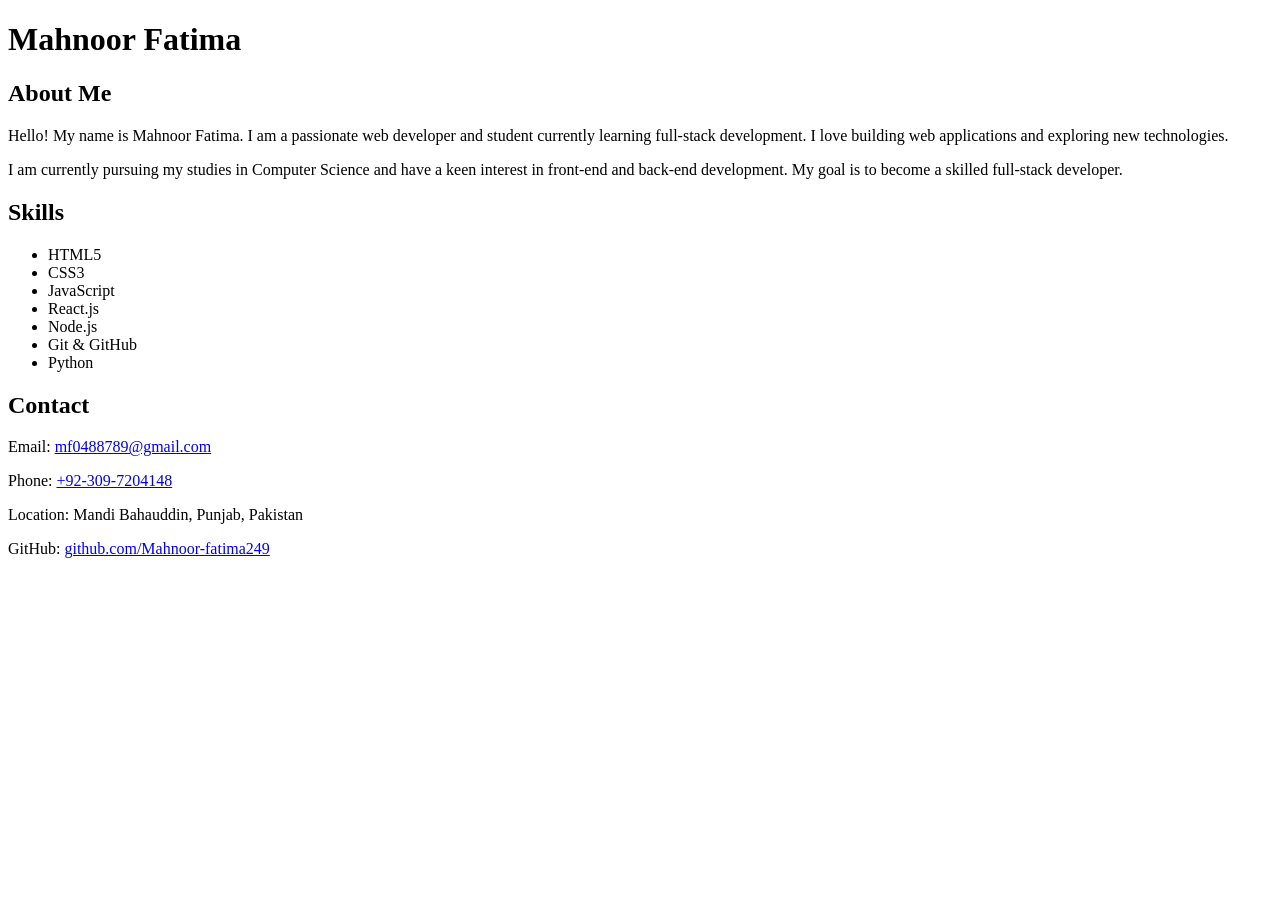
<file: index.html>
<!DOCTYPE html>
<html lang="en">
<head>
    <meta charset="UTF-8">
    <meta name="viewport" content="width=device-width, initial-scale=1.0">
    <title>Personal Profile - Mahnoor Fatima</title>
</head>
<body>

    <h1>Mahnoor Fatima</h1>

    <h2>About Me</h2>
    <p>Hello! My name is Mahnoor Fatima. I am a passionate web developer and student currently learning full-stack development. I love building web applications and exploring new technologies.</p>
    <p>I am currently pursuing my studies in Computer Science and have a keen interest in front-end and back-end development. My goal is to become a skilled full-stack developer.</p>

    <h2>Skills</h2>
    <ul>
        <li>HTML5</li>
        <li>CSS3</li>
        <li>JavaScript</li>
        <li>React.js</li>
        <li>Node.js</li>
        <li>Git & GitHub</li>
        <li>Python</li>
    </ul>

    <h2>Contact</h2>
    <p>Email: <a href="mailto:mf0488789@gmail.com">mf0488789@gmail.com</a></p>
    <p>Phone: <a href="tel:+923097204148">+92-309-7204148</a></p>
    <p>Location: Mandi Bahauddin, Punjab, Pakistan</p>
    <p>GitHub: <a href="https://github.com/Mahnoor-fatima249/Full_Stack-Digiskill" target="_blank">github.com/Mahnoor-fatima249</a></p>

</body>
</html>
</file>
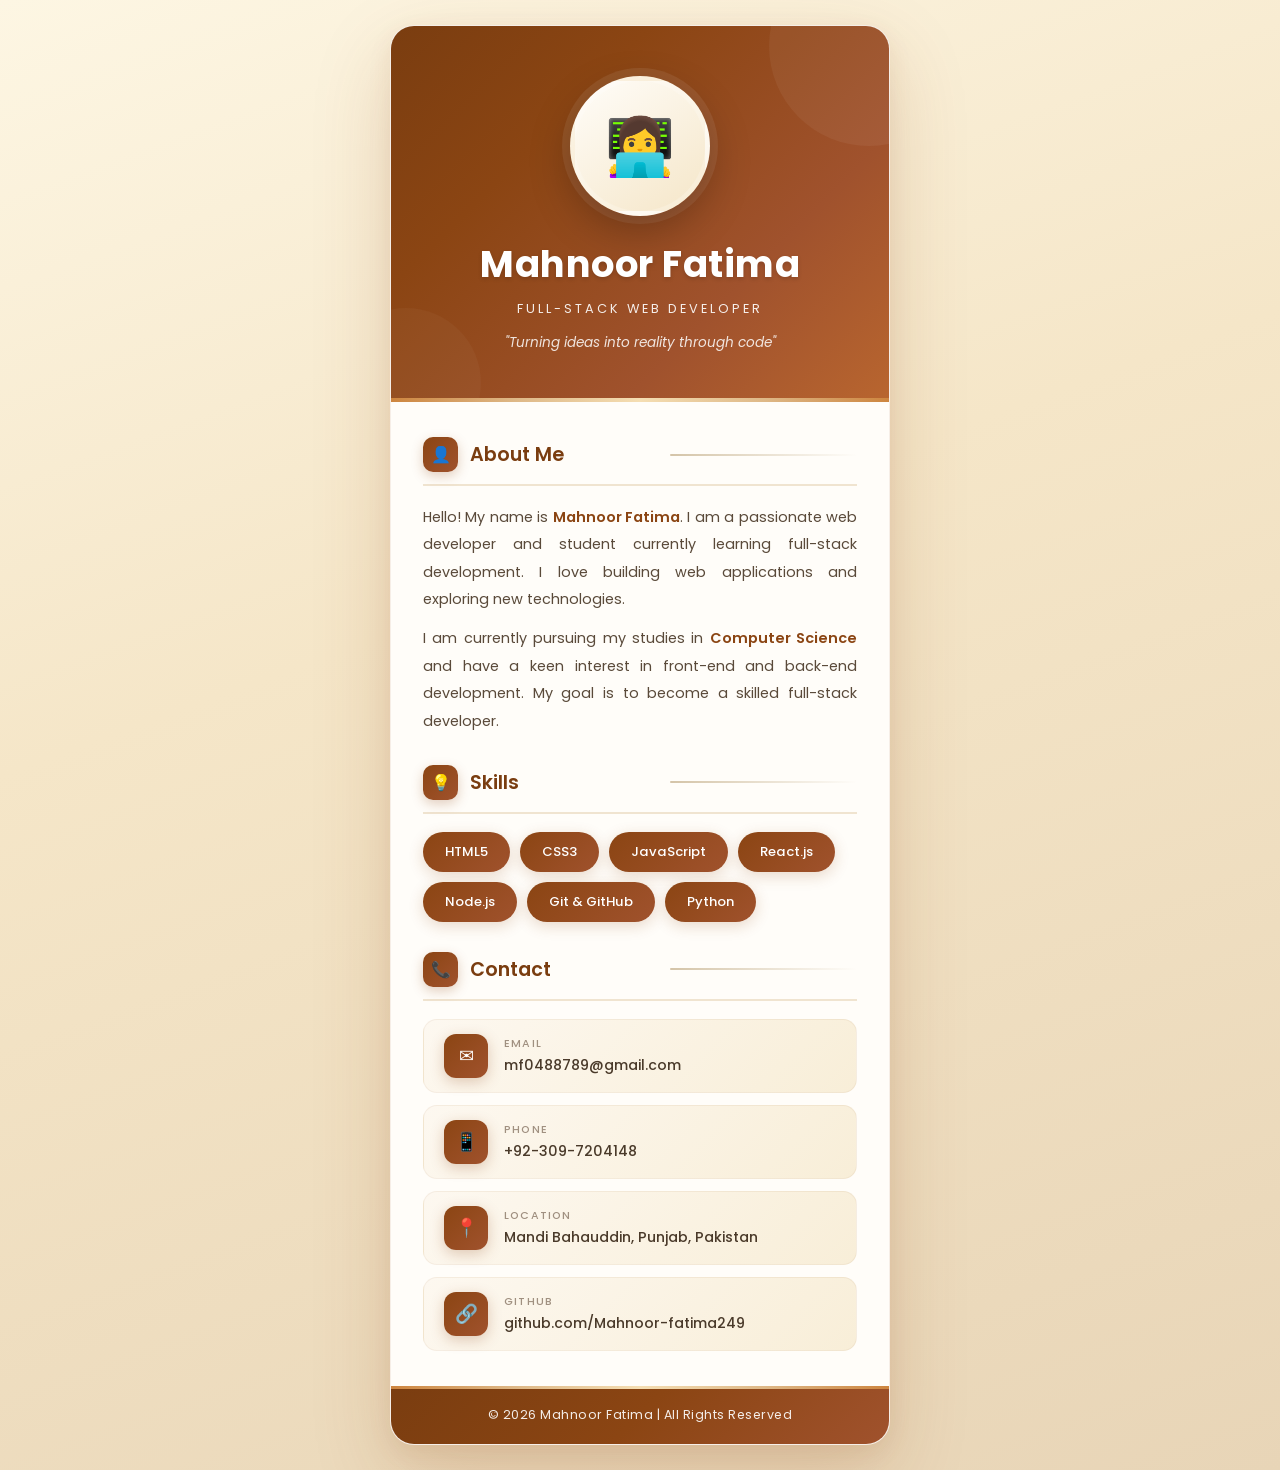
<file: profile.html>
<!DOCTYPE html>
<html lang="en">
<head>
    <meta charset="UTF-8">
    <meta name="viewport" content="width=device-width, initial-scale=1.0">
    <title>Personal Profile - Mahnoor Fatima</title>
    <link rel="stylesheet" href="style.css">
    <link rel="preconnect" href="https://fonts.googleapis.com">
    <link href="https://fonts.googleapis.com/css2?family=Poppins:wght@300;400;500;600;700&display=swap" rel="stylesheet">
</head>
<body>

    <div class="profile-card">
        <div class="profile-header">
            <div class="profile-pic">👩‍💻</div>
            <h1 class="profile-name">Mahnoor Fatima</h1>
            <p class="profile-subtitle">Full-Stack Web Developer</p>
            <p class="profile-tagline">"Turning ideas into reality through code"</p>
        </div>
        <div class="header-line"></div>

        <div class="profile-body">
            <div class="section">
                <div class="section-header">
                    <div class="section-icon">👤</div>
                    <h2 class="section-title">About Me</h2>
                    <div class="section-line"></div>
                </div>
                <div class="about-content">
                    <p>Hello! My name is <span class="highlight">Mahnoor Fatima</span>. I am a passionate web developer and student currently learning full-stack development. I love building web applications and exploring new technologies.</p>
                    <p>I am currently pursuing my studies in <span class="highlight">Computer Science</span> and have a keen interest in front-end and back-end development. My goal is to become a skilled full-stack developer.</p>
                </div>
            </div>

            <div class="section">
                <div class="section-header">
                    <div class="section-icon">💡</div>
                    <h2 class="section-title">Skills</h2>
                    <div class="section-line"></div>
                </div>
                <div class="skills-grid">
                    <span class="skill-tag">HTML5</span>
                    <span class="skill-tag">CSS3</span>
                    <span class="skill-tag">JavaScript</span>
                    <span class="skill-tag">React.js</span>
                    <span class="skill-tag">Node.js</span>
                    <span class="skill-tag">Git & GitHub</span>
                    <span class="skill-tag">Python</span>
                </div>
            </div>

            <div class="section">
                <div class="section-header">
                    <div class="section-icon">📞</div>
                    <h2 class="section-title">Contact</h2>
                    <div class="section-line"></div>
                </div>
                <div class="contact-grid">
                    <div class="contact-row">
                        <div class="contact-badge">✉</div>
                        <div class="contact-details">
                            <span class="contact-label">Email</span>
                            <a href="mailto:mf0488789@gmail.com" class="contact-value">mf0488789@gmail.com</a>
                        </div>
                    </div>
                    <div class="contact-row">
                        <div class="contact-badge">📱</div>
                        <div class="contact-details">
                            <span class="contact-label">Phone</span>
                            <a href="tel:+923097204148" class="contact-value">+92-309-7204148</a>
                        </div>
                    </div>
                    <div class="contact-row">
                        <div class="contact-badge">📍</div>
                        <div class="contact-details">
                            <span class="contact-label">Location</span>
                            <span class="contact-value"><span>Mandi Bahauddin, Punjab, Pakistan</span></span>
                        </div>
                    </div>
                    <div class="contact-row">
                        <div class="contact-badge">🔗</div>
                        <div class="contact-details">
                            <span class="contact-label">GitHub</span>
                            <a href="https://github.com/Mahnoor-fatima249/Full_Stack-Digiskill" target="_blank" class="contact-value">github.com/Mahnoor-fatima249</a>
                        </div>
                    </div>
                </div>
            </div>
        </div>

        <div class="profile-footer">
            <p>&copy; 2026 Mahnoor Fatima | All Rights Reserved</p>
        </div>
    </div>

</body>
</html>
</file>
<file: style.css>
* {
    margin: 0;
    padding: 0;
    box-sizing: border-box;
}

body {
    font-family: 'Poppins', 'Segoe UI', sans-serif;
    background: linear-gradient(160deg, #fdf6e3 0%, #f5e6c8 40%, #e8d5b7 100%);
    min-height: 100vh;
    display: flex;
    justify-content: center;
    align-items: center;
    padding: 25px;
}

/* ===== CARD ===== */
.profile-card {
    background: #fffdf9;
    border-radius: 24px;
    box-shadow: 
        0 30px 80px rgba(139, 69, 19, 0.18),
        0 8px 25px rgba(139, 69, 19, 0.08),
        inset 0 1px 0 rgba(255, 255, 255, 0.8);
    max-width: 500px;
    width: 100%;
    overflow: hidden;
    animation: cardSlide 0.7s ease-out;
    border: 1px solid rgba(139, 69, 19, 0.08);
}

@keyframes cardSlide {
    from { opacity: 0; transform: translateY(40px) scale(0.95); }
    to { opacity: 1; transform: translateY(0) scale(1); }
}

/* ===== HEADER ===== */
.profile-header {
    background: linear-gradient(135deg, #7a3d10 0%, #8b4513 30%, #a0522d 70%, #b8652f 100%);
    color: white;
    padding: 50px 30px 45px;
    text-align: center;
    position: relative;
    overflow: hidden;
}

.profile-header::before {
    content: '';
    position: absolute;
    top: -80px;
    right: -80px;
    width: 200px;
    height: 200px;
    background: rgba(255, 255, 255, 0.05);
    border-radius: 50%;
}

.profile-header::after {
    content: '';
    position: absolute;
    bottom: -60px;
    left: -60px;
    width: 150px;
    height: 150px;
    background: rgba(255, 255, 255, 0.03);
    border-radius: 50%;
}

.profile-pic {
    width: 140px;
    height: 140px;
    border-radius: 50%;
    border: 5px solid rgba(255, 255, 255, 0.2);
    background: linear-gradient(145deg, #fffdf9, #f5e6c8);
    display: flex;
    align-items: center;
    justify-content: center;
    font-size: 3.5rem;
    margin: 0 auto 20px;
    box-shadow: 
        0 15px 40px rgba(0, 0, 0, 0.25),
        0 0 0 8px rgba(255, 255, 255, 0.08);
    position: relative;
    z-index: 1;
    transition: all 0.4s ease;
}

.profile-pic:hover {
    transform: translateY(-8px) scale(1.05);
    box-shadow: 
        0 20px 50px rgba(0, 0, 0, 0.3),
        0 0 0 8px rgba(255, 255, 255, 0.12);
}

.profile-name {
    font-size: 2.3rem;
    font-weight: 700;
    margin-bottom: 8px;
    letter-spacing: 0.5px;
    position: relative;
    z-index: 1;
    text-shadow: 0 2px 4px rgba(0, 0, 0, 0.15);
}

.profile-subtitle {
    font-size: 0.8rem;
    opacity: 0.9;
    font-weight: 400;
    letter-spacing: 3px;
    text-transform: uppercase;
    position: relative;
    z-index: 1;
}

.profile-tagline {
    margin-top: 15px;
    font-size: 0.85rem;
    font-style: italic;
    opacity: 0.85;
    position: relative;
    z-index: 1;
}

/* ===== DECORATIVE LINE ===== */
.header-line {
    height: 4px;
    background: linear-gradient(90deg, #cd853f, #deb887, #f5deb3, #deb887, #cd853f);
}

/* ===== BODY ===== */
.profile-body {
    padding: 35px 32px;
}

/* ===== SECTION ===== */
.section {
    margin-bottom: 30px;
    animation: fadeIn 0.6s ease-out;
}

.section:last-child {
    margin-bottom: 0;
}

@keyframes fadeIn {
    from { opacity: 0; transform: translateY(15px); }
    to { opacity: 1; transform: translateY(0); }
}

/* ===== SECTION TITLE ===== */
.section-header {
    display: flex;
    align-items: center;
    gap: 12px;
    margin-bottom: 18px;
    padding-bottom: 12px;
    border-bottom: 2px solid #f0e4d0;
}

.section-icon {
    width: 35px;
    height: 35px;
    background: linear-gradient(135deg, #8b4513, #a0522d);
    border-radius: 10px;
    display: flex;
    align-items: center;
    justify-content: center;
    color: white;
    font-size: 1rem;
    box-shadow: 0 4px 12px rgba(139, 69, 19, 0.25);
}

.section-title {
    color: #7a3d10;
    font-size: 1.2rem;
    font-weight: 600;
    flex: 1;
}

.section-line {
    flex: 1;
    height: 2px;
    background: linear-gradient(90deg, #d4c4a8, transparent);
    border-radius: 1px;
}

/* ===== ABOUT ===== */
.about-content p {
    color: #5a4a3a;
    line-height: 1.9;
    font-size: 0.9rem;
    margin-bottom: 12px;
    text-align: justify;
}

.about-content p:last-child {
    margin-bottom: 0;
}

.about-content .highlight {
    color: #8b4513;
    font-weight: 600;
}

/* ===== SKILLS ===== */
.skills-grid {
    display: flex;
    flex-wrap: wrap;
    gap: 10px;
}

.skill-tag {
    background: linear-gradient(135deg, #8b4513, #a0522d);
    color: white;
    padding: 10px 22px;
    border-radius: 25px;
    font-size: 0.82rem;
    font-weight: 500;
    box-shadow: 0 4px 15px rgba(139, 69, 19, 0.2);
    transition: all 0.3s ease;
    cursor: default;
    position: relative;
    overflow: hidden;
}

.skill-tag::after {
    content: '';
    position: absolute;
    top: 0;
    left: -100%;
    width: 100%;
    height: 100%;
    background: linear-gradient(90deg, transparent, rgba(255,255,255,0.25), transparent);
    transition: left 0.5s ease;
}

.skill-tag:hover::after {
    left: 100%;
}

.skill-tag:hover {
    transform: translateY(-4px) scale(1.05);
    box-shadow: 0 8px 25px rgba(139, 69, 19, 0.35);
    background: linear-gradient(135deg, #a0522d, #cd853f);
}

/* ===== CONTACT ===== */
.contact-grid {
    display: flex;
    flex-direction: column;
    gap: 12px;
}

.contact-row {
    display: flex;
    align-items: center;
    gap: 16px;
    padding: 14px 20px;
    background: linear-gradient(135deg, #fdf8f0, #f8eed8);
    border-radius: 14px;
    border: 1px solid rgba(139, 69, 19, 0.06);
    transition: all 0.3s ease;
}

.contact-row:hover {
    transform: translateX(8px);
    box-shadow: 0 6px 22px rgba(139, 69, 19, 0.1);
    border-color: rgba(139, 69, 19, 0.12);
}

.contact-badge {
    width: 44px;
    height: 44px;
    background: linear-gradient(135deg, #8b4513, #a0522d);
    border-radius: 12px;
    display: flex;
    align-items: center;
    justify-content: center;
    color: white;
    font-size: 1.15rem;
    box-shadow: 0 4px 14px rgba(139, 69, 19, 0.25);
    transition: all 0.3s ease;
    flex-shrink: 0;
}

.contact-row:hover .contact-badge {
    transform: scale(1.12) rotate(5deg);
}

.contact-details {
    display: flex;
    flex-direction: column;
}

.contact-label {
    font-size: 0.68rem;
    color: #a09080;
    text-transform: uppercase;
    letter-spacing: 1.2px;
    margin-bottom: 3px;
    font-weight: 500;
}

.contact-value {
    color: #4a3a2a;
    text-decoration: none;
    font-weight: 500;
    font-size: 0.88rem;
    transition: color 0.2s;
}

.contact-value:hover {
    color: #8b4513;
}

.contact-value span {
    color: #4a3a2a;
    font-weight: 500;
}

/* ===== FOOTER ===== */
.profile-footer {
    background: linear-gradient(135deg, #7a3d10 0%, #8b4513 50%, #a0522d 100%);
    padding: 20px;
    text-align: center;
    color: rgba(255, 255, 255, 0.9);
    font-size: 0.78rem;
    letter-spacing: 0.5px;
    position: relative;
}

.profile-footer::before {
    content: '';
    position: absolute;
    top: 0;
    left: 0;
    right: 0;
    height: 3px;
    background: linear-gradient(90deg, #cd853f, #deb887, #f5deb3, #deb887, #cd853f);
}

/* ===== RESPONSIVE ===== */
@media (max-width: 500px) {
    .profile-header {
        padding: 40px 20px 35px;
    }

    .profile-name {
        font-size: 1.8rem;
    }

    .profile-pic {
        width: 120px;
        height: 120px;
        font-size: 3rem;
    }

    .profile-body {
        padding: 28px 20px;
    }

    .skills-grid {
        flex-direction: column;
    }

    .skill-tag {
        text-align: center;
    }

    .contact-row {
        padding: 12px 16px;
    }
}
</file>
